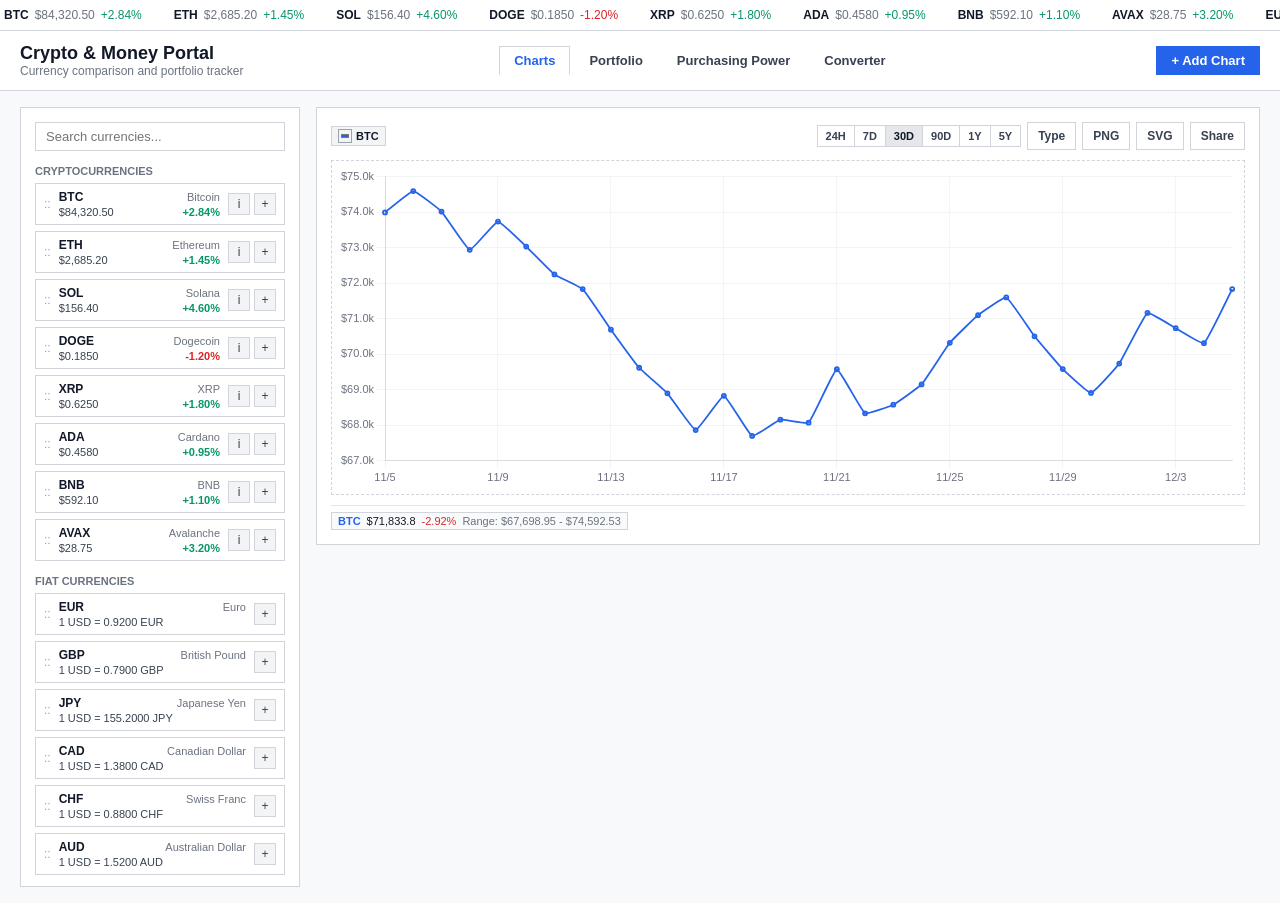
<file: index.html>
<!DOCTYPE html>
<html lang="en">
<head>
  <meta charset="UTF-8">
  <meta name="viewport" content="width=device-width, initial-scale=1.0">
  <title>Crypto & Money Portal</title>
  <link rel="stylesheet" href="css/style.css">
</head>
<body>
  <div class="top-ticker">
    <div class="ticker-track" id="ticker-track"></div>
  </div>

  <header class="app-header">
    <div>
      <div class="brand-title">Crypto & Money Portal</div>
      <div class="brand-subtitle">Currency comparison and portfolio tracker</div>
    </div>

    <nav class="header-nav">
      <button class="nav-link active" data-target="charts">Charts</button>
      <button class="nav-link" data-target="portfolio">Portfolio</button>
      <button class="nav-link" data-target="analytics">Purchasing Power</button>
      <button class="nav-link" data-target="converter">Converter</button>
    </nav>

    <div class="header-actions">
      <button class="btn-primary" id="btn-add-chart">+ Add Chart</button>
    </div>
  </header>

  <main class="app-main">
    <section class="app-section active" id="section-charts">
      <div class="dashboard-layout">
        <aside class="sidebar-panel">
          <div class="search-input-wrapper">
            <input type="text" class="search-input" id="asset-search" placeholder="Search currencies...">
          </div>

          <div>
            <div class="sidebar-section-title">Cryptocurrencies</div>
            <div class="asset-chips-list" id="crypto-assets-list"></div>
          </div>

          <div>
            <div class="sidebar-section-title">Fiat Currencies</div>
            <div class="asset-chips-list" id="fiat-assets-list"></div>
          </div>

          <div>
            <div class="sidebar-section-title">Derived Metrics</div>
            <div class="asset-chips-list" id="derived-assets-list"></div>
          </div>
        </aside>

        <div class="charts-grid" id="charts-container"></div>
      </div>
    </section>

    <section class="app-section" id="section-portfolio">
      <div class="portfolio-dashboard">
        <div class="portfolio-summary-grid">
          <div class="summary-card">
            <span class="summary-label">Total Invested</span>
            <span class="summary-val" id="summary-invested">$0.00</span>
            <span class="summary-sub">Initial Capital</span>
          </div>
          <div class="summary-card">
            <span class="summary-label">Current Value</span>
            <span class="summary-val" id="summary-value">$0.00</span>
            <span class="summary-sub" id="summary-fiat">≈ €0.00 EUR | £0.00 GBP</span>
          </div>
          <div class="summary-card">
            <span class="summary-label">Total Profit / Loss</span>
            <span class="summary-val" id="summary-pnl">$0.00</span>
            <span class="summary-sub" id="summary-pnl-percent">(0.00%)</span>
          </div>
          <div class="summary-card">
            <span class="summary-label">Advisor Status</span>
            <span class="summary-val">Active</span>
            <span class="summary-sub">Automatic Recommendations</span>
          </div>
        </div>

        <div class="portfolio-form-card">
          <div class="section-heading">Add Crypto Purchase</div>
          <form class="portfolio-form" id="portfolio-form">
            <div class="form-group">
              <label for="tx-symbol">Asset</label>
              <select class="form-control" id="tx-symbol" required></select>
            </div>
            <div class="form-group">
              <label for="tx-date">Purchase Date</label>
              <input type="date" class="form-control" id="tx-date" required>
            </div>
            <div class="form-group">
              <label for="tx-price">Buy Price (USD)</label>
              <input type="number" step="any" min="0.000001" class="form-control" id="tx-price" placeholder="Buy price" required>
            </div>
            <div class="form-group">
              <label for="tx-amount">Amount</label>
              <input type="number" step="any" min="0.000001" class="form-control" id="tx-amount" placeholder="Amount" required>
            </div>
            <button type="submit" class="btn-primary">Record Buy</button>
          </form>
        </div>

        <div class="table-responsive">
          <table class="data-table">
            <thead>
              <tr>
                <th>Asset</th>
                <th>Amount</th>
                <th>Buy Price</th>
                <th>Current Price</th>
                <th>Cost Basis</th>
                <th>Current Value</th>
                <th>Profit / Loss</th>
                <th>Recommendation</th>
                <th>Action</th>
              </tr>
            </thead>
            <tbody id="portfolio-list"></tbody>
          </table>
        </div>
      </div>
    </section>

    <section class="app-section" id="section-analytics">
      <div class="portfolio-dashboard">
        <div class="section-heading">Crypto Purchasing Power in Different Currencies</div>
        <div class="table-responsive">
          <table class="data-table">
            <thead>
              <tr>
                <th>Cryptocurrency</th>
                <th>USD ($)</th>
                <th>EUR (€)</th>
                <th>GBP (£)</th>
                <th>JPY (¥)</th>
                <th>CAD (C$)</th>
                <th>CHF (CHF)</th>
              </tr>
            </thead>
            <tbody id="purchasing-power-body"></tbody>
          </table>
        </div>
      </div>
    </section>

    <section class="app-section" id="section-converter">
      <div class="converter-container">
        <div class="section-heading">Currency Converter</div>
        <div class="converter-box">
          <div class="converter-row">
            <input type="number" step="any" class="form-control" id="conv-from-amount" value="1" placeholder="Amount">
            <select class="form-control" id="conv-from-symbol">
              <option value="BTC">BTC</option>
              <option value="ETH">ETH</option>
              <option value="SOL">SOL</option>
              <option value="DOGE">DOGE</option>
              <option value="USD">USD</option>
              <option value="EUR">EUR</option>
              <option value="GBP">GBP</option>
              <option value="JPY">JPY</option>
            </select>
          </div>

          <div class="converter-swap-row">
            <button class="btn-swap" id="conv-swap">Swap</button>
          </div>

          <div class="converter-row">
            <input type="text" class="form-control" id="conv-to-amount" readonly placeholder="Result">
            <select class="form-control" id="conv-to-symbol">
              <option value="EUR">EUR</option>
              <option value="USD">USD</option>
              <option value="GBP">GBP</option>
              <option value="JPY">JPY</option>
              <option value="BTC">BTC</option>
              <option value="ETH">ETH</option>
              <option value="SOL">SOL</option>
            </select>
          </div>
        </div>
      </div>
    </section>
  </main>

  <div class="modal" id="inspector-modal">
    <div class="modal-backdrop"></div>
    <div class="modal-dialog">
      <div class="modal-header">
        <div class="modal-title">Market Details</div>
        <button class="modal-close">&times;</button>
      </div>
      <div id="inspector-content"></div>
    </div>
  </div>

  <div class="modal" id="share-modal">
    <div class="modal-backdrop"></div>
    <div class="modal-dialog">
      <div class="modal-header">
        <div class="modal-title" id="share-title">Share Visualization</div>
        <button class="modal-close">&times;</button>
      </div>
      <div class="share-preview-card">
        <img id="share-preview-img" class="share-preview-img" alt="Chart Snapshot">
      </div>
      <div class="share-buttons-grid">
        <button class="btn-social" id="btn-share-twitter">Twitter / X</button>
        <button class="btn-social" id="btn-share-telegram">Telegram</button>
        <button class="btn-social" id="btn-share-reddit">Reddit</button>
        <button class="btn-social" id="btn-share-linkedin">LinkedIn</button>
      </div>
      <div style="display: flex; gap: 8px; margin-top: 8px;">
        <button class="btn-primary" id="btn-share-native" style="flex: 1;">Share</button>
        <button class="btn-icon" id="btn-copy-link">Copy Link</button>
      </div>
    </div>
  </div>

  <div class="toast-container" id="toast-container"></div>

  <script src="js/chart.min.js"></script>
  <script src="js/api.js"></script>
  <script src="js/chart.js"></script>
  <script src="js/portfolio.js"></script>
  <script src="js/app.js"></script>
</body>
</html>
</file>
<file: css/style.css>
:root {
  --bg-main: #f8f9fa;
  --bg-card: #ffffff;
  --border-color: #d1d5db;
  --border-light: #e5e7eb;
  --text-main: #111827;
  --text-muted: #6b7280;
  --primary: #2563eb;
  --primary-hover: #1d4ed8;
  --green: #059669;
  --red: #dc2626;
  --font: -apple-system, BlinkMacSystemFont, "Segoe UI", Roboto, Arial, sans-serif;
}

* {
  box-sizing: border-box;
  margin: 0;
  padding: 0;
}

body {
  font-family: var(--font);
  background-color: var(--bg-main);
  color: var(--text-main);
  min-height: 100vh;
  display: flex;
  flex-direction: column;
}

.top-ticker {
  background-color: #ffffff;
  border-bottom: 1px solid var(--border-color);
  overflow: hidden;
  white-space: nowrap;
  padding: 6px 0;
  font-size: 12px;
}

.ticker-track {
  display: inline-flex;
  gap: 24px;
  animation: scrollTicker 35s linear infinite;
}

.top-ticker:hover .ticker-track {
  animation-play-state: paused;
}

@keyframes scrollTicker {
  0% { transform: translateX(0); }
  100% { transform: translateX(-50%); }
}

.ticker-item {
  display: inline-flex;
  align-items: center;
  gap: 6px;
  cursor: pointer;
  padding: 2px 4px;
}

.ticker-item:hover {
  background-color: #f3f4f6;
}

.ticker-sym {
  font-weight: bold;
}

.ticker-price {
  color: var(--text-muted);
}

.ticker-change.positive { color: var(--green); }
.ticker-change.negative { color: var(--red); }

.app-header {
  background-color: #ffffff;
  border-bottom: 1px solid var(--border-color);
  padding: 12px 20px;
  display: flex;
  align-items: center;
  justify-content: space-between;
  gap: 16px;
}

.brand-title {
  font-size: 18px;
  font-weight: 700;
  color: #111827;
}

.brand-subtitle {
  font-size: 12px;
  color: var(--text-muted);
}

.header-nav {
  display: flex;
  gap: 4px;
}

.nav-link {
  background-color: transparent;
  border: 1px solid transparent;
  color: #374151;
  padding: 6px 14px;
  font-size: 13px;
  font-weight: 600;
  border-radius: 0;
  cursor: pointer;
}

.nav-link:hover {
  background-color: #f3f4f6;
  border-color: var(--border-color);
}

.nav-link.active {
  background-color: #ffffff;
  border-color: var(--border-color);
  border-bottom-color: #ffffff;
  color: var(--primary);
}

.header-actions {
  display: flex;
  align-items: center;
  gap: 8px;
}

.btn-primary {
  background-color: var(--primary);
  color: #ffffff;
  border: 1px solid var(--primary);
  padding: 6px 14px;
  font-size: 13px;
  font-weight: 600;
  border-radius: 0;
  cursor: pointer;
  display: inline-flex;
  align-items: center;
  gap: 6px;
}

.btn-primary:hover {
  background-color: var(--primary-hover);
}

.btn-icon {
  background-color: #ffffff;
  border: 1px solid var(--border-color);
  color: #374151;
  padding: 6px 10px;
  font-size: 12px;
  font-weight: 600;
  border-radius: 0;
  cursor: pointer;
  display: inline-flex;
  align-items: center;
  justify-content: center;
}

.btn-icon:hover {
  background-color: #f3f4f6;
}

.app-main {
  flex: 1;
  padding: 16px 20px;
  width: 100%;
  max-width: 1500px;
  margin: 0 auto;
}

.app-section {
  display: none;
}

.app-section.active {
  display: block;
}

.dashboard-layout {
  display: grid;
  grid-template-columns: 280px 1fr;
  gap: 16px;
  align-items: start;
}

.sidebar-panel {
  background-color: #ffffff;
  border: 1px solid var(--border-color);
  padding: 14px;
  display: flex;
  flex-direction: column;
  gap: 14px;
  max-height: calc(100vh - 120px);
  overflow-y: auto;
}

.sidebar-section-title {
  font-size: 11px;
  text-transform: uppercase;
  font-weight: 700;
  color: var(--text-muted);
  margin-bottom: 6px;
}

.search-input {
  width: 100%;
  background-color: #ffffff;
  border: 1px solid var(--border-color);
  color: var(--text-main);
  padding: 6px 10px;
  font-size: 13px;
  border-radius: 0;
  outline: none;
}

.search-input:focus {
  border-color: var(--primary);
}

.asset-chips-list {
  display: flex;
  flex-direction: column;
  gap: 6px;
}

.asset-chip {
  background-color: #ffffff;
  border: 1px solid var(--border-color);
  padding: 6px 8px;
  display: flex;
  align-items: center;
  gap: 8px;
  cursor: grab;
  border-radius: 0;
}

.asset-chip:hover {
  background-color: #f9fafb;
  border-color: #9ca3af;
}

.asset-chip.dragging {
  opacity: 0.5;
}

.chip-derived {
  border-left: 3px solid #6366f1;
}

.chip-drag-handle {
  color: #9ca3af;
  font-size: 12px;
  user-select: none;
}

.chip-main {
  flex: 1;
  display: flex;
  flex-direction: column;
  gap: 2px;
  min-width: 0;
}

.chip-row {
  display: flex;
  align-items: center;
  justify-content: space-between;
  gap: 4px;
}

.chip-sym {
  font-weight: 700;
  font-size: 12px;
}

.chip-name {
  font-size: 11px;
  color: var(--text-muted);
  overflow: hidden;
  text-overflow: ellipsis;
  white-space: nowrap;
}

.chip-desc {
  font-size: 10px;
  color: var(--text-muted);
}

.chip-price {
  font-size: 11px;
  color: #374151;
}

.chip-change {
  font-size: 11px;
  font-weight: 600;
}

.chip-change.positive { color: var(--green); }
.chip-change.negative { color: var(--red); }

.chip-actions {
  display: flex;
  align-items: center;
  gap: 4px;
}

.btn-chip-action {
  background-color: #f3f4f6;
  border: 1px solid var(--border-color);
  color: #374151;
  width: 22px;
  height: 22px;
  display: inline-flex;
  align-items: center;
  justify-content: center;
  cursor: pointer;
  font-size: 12px;
  border-radius: 0;
}

.btn-chip-action:hover {
  background-color: #e5e7eb;
}

.charts-grid {
  display: grid;
  grid-template-columns: repeat(auto-fit, minmax(500px, 1fr));
  gap: 16px;
}

.chart-card {
  background-color: #ffffff;
  border: 1px solid var(--border-color);
  padding: 14px;
  display: flex;
  flex-direction: column;
  gap: 10px;
  min-height: 420px;
}

.chart-header {
  display: flex;
  align-items: center;
  justify-content: space-between;
  flex-wrap: wrap;
  gap: 8px;
}

.chart-title-area {
  display: flex;
  align-items: center;
  gap: 6px;
  flex-wrap: wrap;
}

.chart-active-tags {
  display: flex;
  align-items: center;
  gap: 6px;
  flex-wrap: wrap;
}

.asset-tag {
  display: inline-flex;
  align-items: center;
  gap: 4px;
  background-color: #f3f4f6;
  border: 1px solid var(--border-color);
  padding: 2px 6px;
  font-size: 11px;
  font-weight: 700;
  border-radius: 0;
}

.color-picker-input {
  width: 14px;
  height: 14px;
  border: 1px solid #9ca3af;
  cursor: pointer;
  padding: 0;
  background: none;
}

.tag-remove {
  background: none;
  border: none;
  color: #6b7280;
  cursor: pointer;
  font-size: 13px;
  line-height: 1;
}

.tag-remove:hover {
  color: var(--red);
}

.chart-actions {
  display: flex;
  align-items: center;
  gap: 6px;
  flex-wrap: wrap;
}

.timeframe-group {
  display: inline-flex;
  border: 1px solid var(--border-color);
}

.btn-tf {
  background-color: #ffffff;
  border: none;
  border-right: 1px solid var(--border-color);
  color: #374151;
  font-size: 11px;
  font-weight: 600;
  padding: 4px 8px;
  cursor: pointer;
}

.btn-tf:last-child {
  border-right: none;
}

.btn-tf:hover {
  background-color: #f3f4f6;
}

.btn-tf.active {
  background-color: #e5e7eb;
  color: #111827;
}

.chart-options-dropdown {
  position: relative;
}

.dropdown-menu {
  display: none;
  position: absolute;
  top: 100%;
  right: 0;
  margin-top: 2px;
  background-color: #ffffff;
  border: 1px solid var(--border-color);
  padding: 4px;
  min-width: 170px;
  z-index: 50;
  box-shadow: 0 4px 6px -1px rgba(0, 0, 0, 0.1);
}

.dropdown-menu.show {
  display: flex;
  flex-direction: column;
  gap: 2px;
}

.dropdown-item {
  background: none;
  border: none;
  color: #374151;
  padding: 6px 8px;
  text-align: left;
  font-size: 12px;
  cursor: pointer;
}

.dropdown-item:hover, .dropdown-item.active {
  background-color: #f3f4f6;
  color: #111827;
}

.chart-drop-zone {
  position: relative;
  flex: 1;
  min-height: 300px;
  border: 1px dashed var(--border-color);
  padding: 6px;
}

.chart-drop-zone.drag-over {
  border-color: var(--primary);
  background-color: #eff6ff;
}

.drop-hint {
  display: none;
}

.canvas-container {
  position: relative;
  width: 100%;
  height: 100%;
  min-height: 280px;
}

.chart-footer-stats {
  display: flex;
  align-items: center;
  gap: 8px;
  flex-wrap: wrap;
  padding-top: 6px;
  border-top: 1px solid var(--border-light);
}

.stat-pill {
  display: inline-flex;
  align-items: center;
  gap: 6px;
  font-size: 11px;
  background-color: #f9fafb;
  padding: 2px 6px;
  border: 1px solid var(--border-color);
}

.stat-sym { font-weight: 700; }
.stat-val { color: #111827; }
.stat-change.positive { color: var(--green); }
.stat-change.negative { color: var(--red); }
.stat-range { color: var(--text-muted); }

.portfolio-dashboard {
  display: flex;
  flex-direction: column;
  gap: 16px;
}

.portfolio-summary-grid {
  display: grid;
  grid-template-columns: repeat(auto-fit, minmax(200px, 1fr));
  gap: 12px;
}

.summary-card {
  background-color: #ffffff;
  border: 1px solid var(--border-color);
  padding: 12px 14px;
  display: flex;
  flex-direction: column;
  gap: 4px;
}

.summary-label {
  font-size: 11px;
  color: var(--text-muted);
  text-transform: uppercase;
  font-weight: 700;
}

.summary-val {
  font-size: 20px;
  font-weight: 700;
  color: #111827;
}

.summary-sub {
  font-size: 11px;
  color: var(--text-muted);
}

.portfolio-form-card {
  background-color: #ffffff;
  border: 1px solid var(--border-color);
  padding: 14px;
}

.section-heading {
  font-size: 14px;
  font-weight: 700;
  margin-bottom: 12px;
  color: #111827;
}

.portfolio-form {
  display: grid;
  grid-template-columns: repeat(auto-fit, minmax(160px, 1fr)) auto;
  gap: 10px;
  align-items: end;
}

.form-group {
  display: flex;
  flex-direction: column;
  gap: 4px;
}

.form-group label {
  font-size: 11px;
  font-weight: 700;
  color: #374151;
}

.form-control {
  background-color: #ffffff;
  border: 1px solid var(--border-color);
  color: var(--text-main);
  padding: 6px 8px;
  font-size: 13px;
  border-radius: 0;
  outline: none;
}

.form-control:focus {
  border-color: var(--primary);
}

.table-responsive {
  overflow-x: auto;
  background-color: #ffffff;
  border: 1px solid var(--border-color);
}

.data-table {
  width: 100%;
  border-collapse: collapse;
  text-align: left;
  font-size: 12px;
}

.data-table th {
  background-color: #f1f5f9;
  color: #374151;
  padding: 8px 12px;
  font-weight: 700;
  border-bottom: 1px solid var(--border-color);
  white-space: nowrap;
}

.data-table td {
  padding: 8px 12px;
  border-bottom: 1px solid var(--border-light);
  white-space: nowrap;
}

.data-table tbody tr:hover {
  background-color: #f8fafc;
}

.coin-cell {
  display: flex;
  flex-direction: column;
  gap: 1px;
}

.coin-sym-badge {
  font-weight: 700;
}

.tx-date-sub {
  font-size: 10px;
  color: var(--text-muted);
}

.sub-percent {
  font-size: 10px;
  font-weight: normal;
}

.rec-container {
  position: relative;
  display: inline-block;
}

.rec-badge {
  display: inline-block;
  padding: 2px 6px;
  font-size: 10px;
  font-weight: 700;
  border: 1px solid #d1d5db;
  border-radius: 0;
  background-color: #f9fafb;
}

.badge-buy {
  background-color: #ecfdf5;
  color: #065f46;
  border-color: #a7f3d0;
}

.badge-sell {
  background-color: #fef2f2;
  color: #991b1b;
  border-color: #fecaca;
}

.badge-hold {
  background-color: #fefce8;
  color: #854d0e;
  border-color: #fef08a;
}

.rec-tooltip {
  display: none;
  position: absolute;
  bottom: 120%;
  left: 50%;
  transform: translateX(-50%);
  background-color: #1f2937;
  color: #ffffff;
  padding: 6px 10px;
  font-size: 11px;
  line-height: 1.3;
  width: 200px;
  z-index: 60;
  box-shadow: 0 4px 6px rgba(0, 0, 0, 0.2);
}

.rec-container:hover .rec-tooltip {
  display: block;
}

.btn-delete-tx {
  background: none;
  border: 1px solid #d1d5db;
  color: #6b7280;
  cursor: pointer;
  padding: 2px 6px;
  font-size: 12px;
}

.btn-delete-tx:hover {
  background-color: #fee2e2;
  color: var(--red);
  border-color: #fca5a5;
}

.empty-table-msg {
  text-align: center;
  padding: 20px !important;
  color: var(--text-muted);
}

.converter-container {
  max-width: 500px;
  margin: 0 auto;
  background-color: #ffffff;
  border: 1px solid var(--border-color);
  padding: 16px;
}

.converter-box {
  display: flex;
  flex-direction: column;
  gap: 10px;
}

.converter-row {
  display: grid;
  grid-template-columns: 1fr 120px;
  gap: 8px;
}

.converter-swap-row {
  display: flex;
  justify-content: center;
}

.btn-swap {
  background-color: #f3f4f6;
  border: 1px solid var(--border-color);
  color: #374151;
  padding: 4px 12px;
  cursor: pointer;
  font-size: 12px;
  font-weight: 600;
  border-radius: 0;
}

.btn-swap:hover {
  background-color: #e5e7eb;
}

.modal {
  display: none;
  position: fixed;
  top: 0;
  left: 0;
  right: 0;
  bottom: 0;
  z-index: 100;
  align-items: center;
  justify-content: center;
  padding: 16px;
}

.modal.show {
  display: flex;
}

.modal-backdrop {
  position: absolute;
  top: 0;
  left: 0;
  right: 0;
  bottom: 0;
  background-color: rgba(0, 0, 0, 0.4);
}

.modal-dialog {
  position: relative;
  background-color: #ffffff;
  border: 1px solid var(--border-color);
  width: 100%;
  max-width: 560px;
  max-height: 90vh;
  overflow-y: auto;
  padding: 16px;
  box-shadow: 0 10px 15px -3px rgba(0, 0, 0, 0.1);
  z-index: 10;
}

.modal-header {
  display: flex;
  align-items: center;
  justify-content: space-between;
  margin-bottom: 14px;
  padding-bottom: 8px;
  border-bottom: 1px solid var(--border-light);
}

.modal-title {
  font-size: 15px;
  font-weight: 700;
}

.modal-close {
  background: none;
  border: none;
  color: #6b7280;
  font-size: 20px;
  cursor: pointer;
  line-height: 1;
}

.modal-close:hover {
  color: #111827;
}

.inspector-header {
  display: flex;
  justify-content: space-between;
  align-items: flex-start;
  margin-bottom: 12px;
  gap: 10px;
}

.badge-sub {
  font-size: 11px;
  background: #f3f4f6;
  border: 1px solid var(--border-color);
  padding: 1px 4px;
}

.inspector-rank {
  font-size: 11px;
  color: var(--text-muted);
}

.big-price {
  font-size: 20px;
  font-weight: 700;
  color: #111827;
}

.sub-price-conversions {
  font-size: 11px;
  color: var(--text-muted);
  margin-top: 2px;
}

.inspector-point-highlight {
  background-color: #eff6ff;
  border: 1px solid #bfdbfe;
  padding: 6px 10px;
  font-size: 11px;
  margin-bottom: 12px;
  display: flex;
  gap: 6px;
}

.hl-time { font-weight: 600; }
.hl-val { color: var(--primary); font-weight: 700; }

.inspector-grid {
  display: grid;
  grid-template-columns: repeat(auto-fit, minmax(140px, 1fr));
  gap: 8px;
  margin-bottom: 14px;
}

.inspector-card {
  background-color: #f9fafb;
  border: 1px solid var(--border-color);
  padding: 8px;
}

.ins-label {
  font-size: 10px;
  color: var(--text-muted);
  text-transform: uppercase;
  font-weight: 700;
  margin-bottom: 2px;
}

.ins-val {
  font-size: 13px;
  font-weight: 700;
}

.ins-sub {
  font-size: 10px;
  color: var(--text-muted);
}

.ins-val.positive { color: var(--green); }
.ins-val.negative { color: var(--red); }

.inspector-actions {
  display: flex;
  justify-content: flex-end;
  gap: 8px;
}

.share-preview-card {
  border: 1px solid var(--border-color);
  padding: 8px;
  margin-bottom: 12px;
  background-color: #f9fafb;
}

.share-preview-img {
  width: 100%;
  display: block;
}

.share-buttons-grid {
  display: grid;
  grid-template-columns: repeat(2, 1fr);
  gap: 8px;
  margin-bottom: 10px;
}

.btn-social {
  background-color: #ffffff;
  border: 1px solid var(--border-color);
  color: #374151;
  padding: 8px;
  font-size: 12px;
  font-weight: 600;
  cursor: pointer;
  border-radius: 0;
}

.btn-social:hover {
  background-color: #f3f4f6;
  border-color: #9ca3af;
}

.toast-container {
  position: fixed;
  bottom: 16px;
  right: 16px;
  z-index: 150;
  display: flex;
  flex-direction: column;
  gap: 6px;
}

.toast {
  background-color: #1f2937;
  color: #ffffff;
  padding: 8px 12px;
  font-size: 12px;
  border-radius: 0;
  transform: translateY(10px);
  opacity: 0;
  transition: all 0.2s ease;
}

.toast.show {
  transform: translateY(0);
  opacity: 1;
}

.text-green { color: var(--green); }
.text-red { color: var(--red); }
.font-bold { font-weight: 700; }

@media (max-width: 1024px) {
  .dashboard-layout {
    grid-template-columns: 1fr;
  }
  
  .sidebar-panel {
    max-height: 300px;
  }
  
  .charts-grid {
    grid-template-columns: 1fr;
  }
}

@media (max-width: 768px) {
  .app-header {
    flex-direction: column;
    align-items: stretch;
    gap: 10px;
  }

  .header-nav {
    overflow-x: auto;
    width: 100%;
  }

  .portfolio-form {
    grid-template-columns: 1fr;
  }

  .converter-row {
    grid-template-columns: 1fr;
  }

  .share-buttons-grid {
    grid-template-columns: 1fr;
  }
}
</file>
